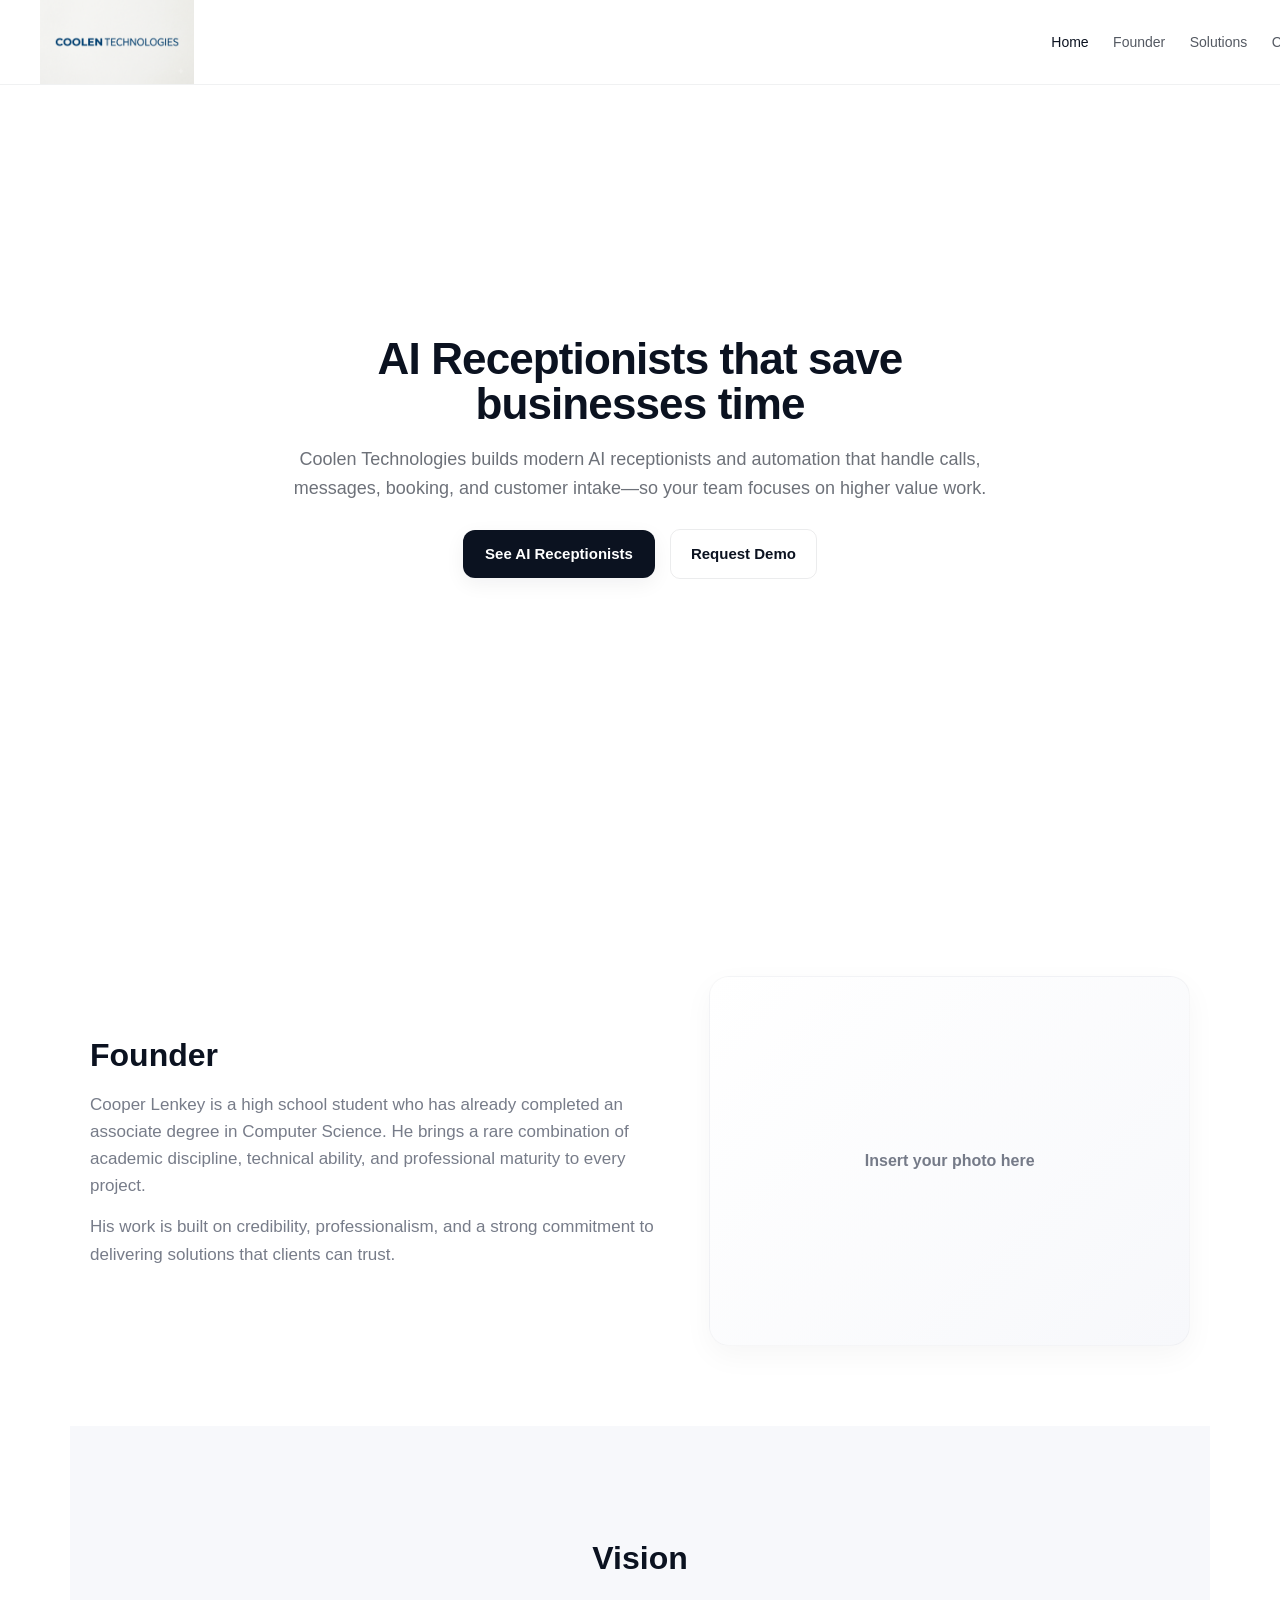
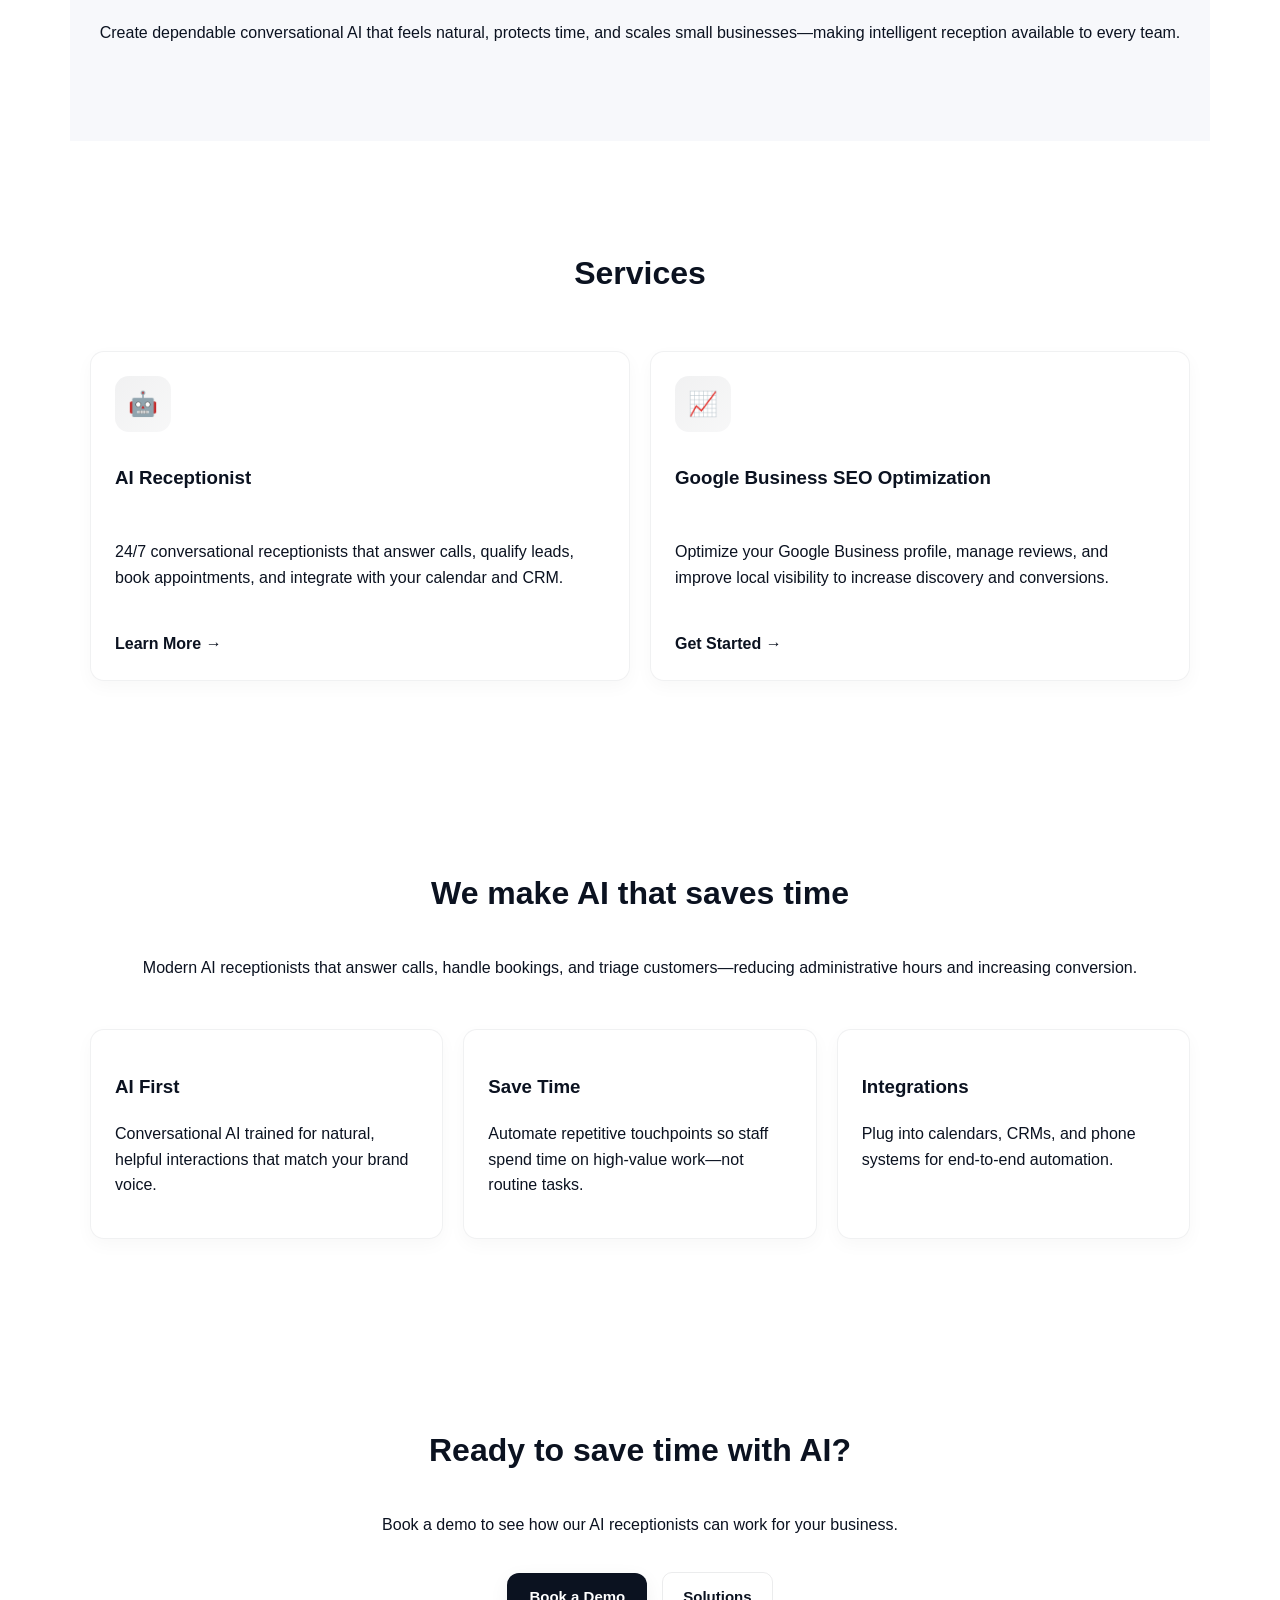
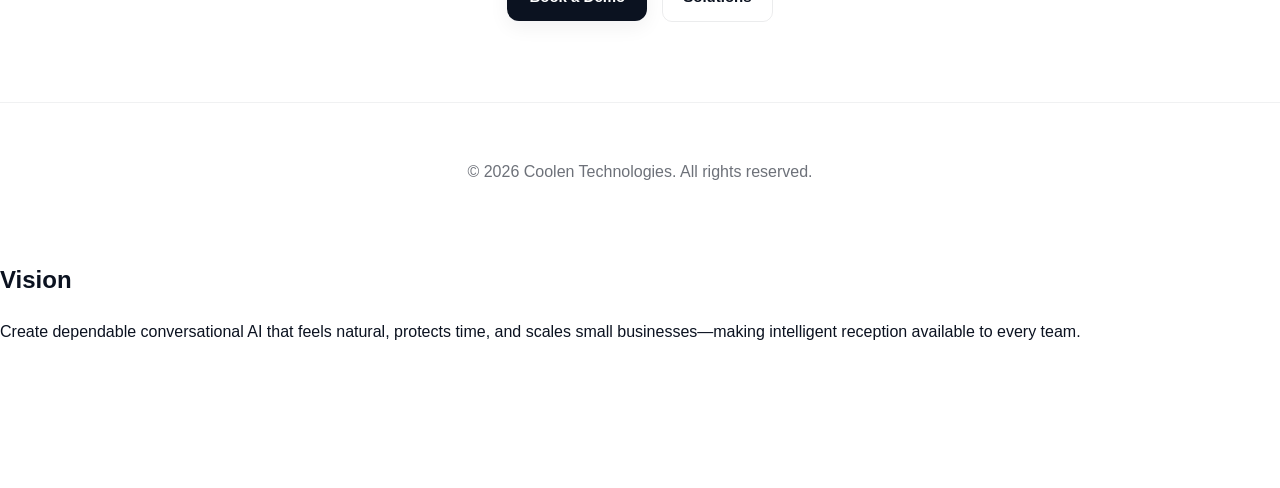
<file: index.html>
<!doctype html>
<html lang="en">
  <head>
    <meta charset="UTF-8" />
    <meta name="viewport" content="width=device-width, initial-scale=1.0" />
    <title>Coolen Technologies</title>
    <link rel="stylesheet" href="css/style.css" />
  </head>

  <body>
    <!-- NAV -->
    <!-- NAV -->
    <nav class="nav">
      <div class="logo">
        <img src="Assets/Logo.png" alt="Coolen Technologies Logo" class="logo-img" />
      </div>

      <div class="nav-links">
        <a href="index.html" class="active">Home</a>
        <a href="founder.html">Founder</a>
        <a href="holdings.html">Solutions</a>
        <a href="contact.html">Contact</a>
      </div>
    </nav>

    <!-- HERO -->
    <section
      class="hero"
      style="
        --bg: #ffffff;
        --text: #0b1220;
        --muted: rgba(11, 18, 32, 0.6);
        --nav-bg: rgba(255, 255, 255, 0.95);
        --nav-border: rgba(11, 18, 32, 0.06);
        --card-bg: #ffffff;
        --card-border: rgba(11, 18, 32, 0.06);
        --btn-primary-bg: #0b1220;
        --btn-primary-color: #ffffff;
        --link-color: rgba(11, 18, 32, 0.7);
      "
    >
      <div class="hero-content">
        <h1 class="hero-title">AI Receptionists that save businesses time</h1>
        <p class="hero-sub">
          Coolen Technologies builds modern AI receptionists and automation that
          handle calls, messages, booking, and customer intake—so your team
          focuses on higher value work.
        </p>

        <div class="hero-buttons">
          <a href="holdings.html" class="btn primary">See AI Receptionists</a>
          <a href="contact.html" class="btn secondary">Request Demo</a>
        </div>
      </div>

    </section>

    <!-- FOUNDER -->
    <section
      class="section founder-section"
      style="
        --bg: #f3fbff;
        --text: #071028;
        --muted: rgba(7, 16, 40, 0.55);
        --nav-bg: rgba(255, 255, 255, 0.92);
        --nav-border: rgba(11, 18, 32, 0.04);
        --card-bg: #ffffff;
        --card-border: rgba(11, 18, 32, 0.03);
        --btn-primary-bg: #0b1220;
        --btn-primary-color: #ffffff;
        --link-color: rgba(11, 18, 32, 0.7);
      "
    >
      <div class="founder-grid">
        <div class="founder-copy">
          <h2 class="founder-title">Founder</h2>
          <p>
            Cooper Lenkey is a high school student who has already completed an
            associate degree in Computer Science. He brings a rare combination
            of academic discipline, technical ability, and professional maturity
            to every project.
          </p>
          <p>
            His work is built on credibility, professionalism, and a strong
            commitment to delivering solutions that clients can trust.
          </p>
        </div>
        <div class="founder-image-card" aria-label="Founder photo placeholder">
          <span>Insert your photo here</span>
        </div>
      </div>
    </section>

    <!-- VISION -->
    <section
      class="section dark"
      style="
        --bg: #0b0b0b;
        --text: #ffffff;
        --muted: rgba(255,255,255,0.72);
        --nav-bg: rgba(11,11,11,0.95);
        --nav-border: rgba(255,255,255,0.04);
        --card-bg: #0b0b0b;
        --card-border: rgba(255,255,255,0.06);
        --btn-primary-bg: #ffffff;
        --btn-primary-color: #0b0b0b;
        --link-color: rgba(255,255,255,0.8);
      "
    >
      <h2>Vision</h2>
      <p>
        Create dependable conversational AI that feels natural, protects time,
        and scales small businesses—making intelligent reception available to
        every team.
      </p>
    </section>

    <!-- SERVICES -->
    <section
      class="section services"
      style="
        --bg: #ffffff;
        --text: #0b1220;
        --muted: rgba(11, 18, 32, 0.6);
        --nav-bg: rgba(255, 255, 255, 0.95);
        --nav-border: rgba(11, 18, 32, 0.06);
        --card-bg: #ffffff;
        --card-border: rgba(11, 18, 32, 0.06);
        --btn-primary-bg: #0b1220;
        --btn-primary-color: #ffffff;
        --link-color: rgba(11, 18, 32, 0.7);
      "
    >
      <h2>Services</h2>

      <div class="card-grid">
        <div class="card service-card">
          <div class="service-icon">🤖</div>
          <h3>AI Receptionist</h3>
          <p>
            24/7 conversational receptionists that answer calls, qualify leads,
            book appointments, and integrate with your calendar and CRM.
          </p>
          <a href="holdings.html">Learn More →</a>
        </div>

        <div class="card service-card">
          <div class="service-icon">📈</div>
          <h3>Google Business SEO Optimization</h3>
          <p>
            Optimize your Google Business profile, manage reviews, and improve
            local visibility to increase discovery and conversions.
          </p>
          <a href="contact.html">Get Started →</a>
        </div>
      </div>
    </section>
    <!-- WHY COOLEN -->
    <section class="section">
      <h2>We make AI that saves time</h2>
      <p>
        Modern AI receptionists that answer calls, handle bookings, and triage
        customers—reducing administrative hours and increasing conversion.
      </p>

      <div class="card-grid">
        <div class="card">
          <h3>AI First</h3>
          <p>
            Conversational AI trained for natural, helpful interactions that
            match your brand voice.
          </p>
        </div>

        <div class="card">
          <h3>Save Time</h3>
          <p>
            Automate repetitive touchpoints so staff spend time on high-value
            work—not routine tasks.
          </p>
        </div>

        <div class="card">
          <h3>Integrations</h3>
          <p>
            Plug into calendars, CRMs, and phone systems for end-to-end
            automation.
          </p>
        </div>
      </div>
    </section>

    <!-- CTA -->
    <section class="section cta">
      <h2>Ready to save time with AI?</h2>
      <p>
        Book a demo to see how our AI receptionists can work for your business.
      </p>
      <div class="hero-buttons">
        <a href="contact.html" class="btn primary">Book a Demo</a>
        <a href="holdings.html" class="btn secondary">Solutions</a>
      </div>
    </section>

    <!-- FOOTER -->
    <footer class="footer">
      <p>© 2026 Coolen Technologies. All rights reserved.</p>
    </footer>
        <div class="section-content">
          <h2>Vision</h2>
          <p>Create dependable conversational AI that feels natural, protects time, and scales small businesses—making intelligent reception available to every team.</p>
          <div class="section-graphic">
            <!-- Simple SVG grid/mesh for Vision -->
            <svg width="220" height="120" viewBox="0 0 220 120" fill="none" xmlns="http://www.w3.org/2000/svg" aria-hidden="true">
              <g opacity="0.12" stroke="#ffffff" stroke-width="1">
                <path d="M10 20 L210 20" />
                <path d="M10 40 L210 40" />
                <path d="M10 60 L210 60" />
                <path d="M10 80 L210 80" />
                <path d="M10 100 L210 100" />
              </g>
              <circle cx="40" cy="30" r="6" fill="#ffffff" opacity="0.9" />
              <circle cx="140" cy="70" r="8" fill="#ffffff" opacity="0.7" />
            </svg>
          </div>
        </div>
      </section>
</file>
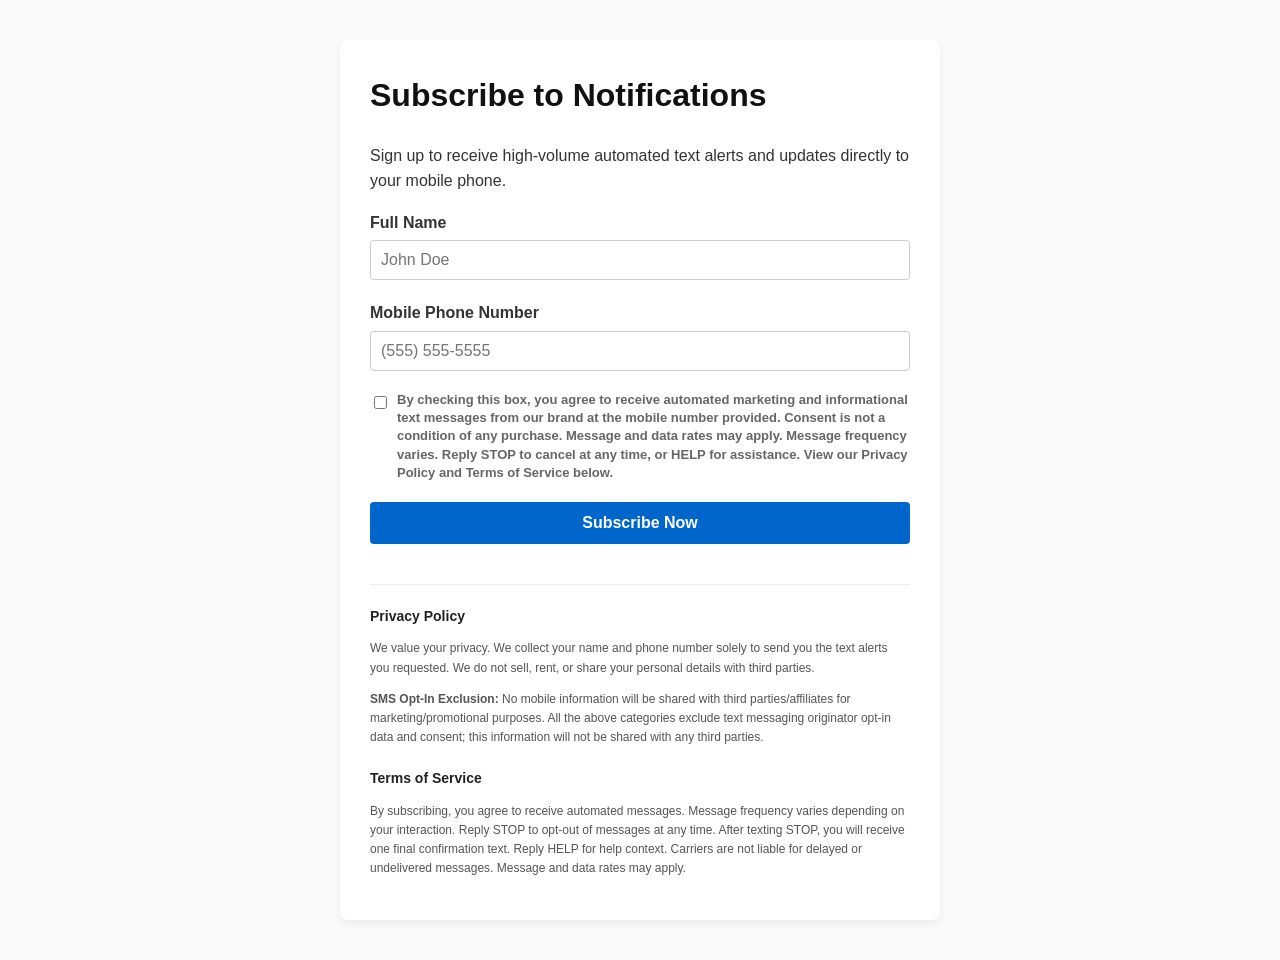
<file: complianceform.html>
<!DOCTYPE html>
<html lang="en">
<head>
    <meta charset="UTF-8">
    <meta name="viewport" content="width=device-width, initial-scale=1.0">
    <title>SMS Alerts Sign Up</title>
    <style>
        body { font-family: -apple-system, BlinkMacSystemFont, "Segoe UI", Roboto, Helvetica, Arial, sans-serif; line-height: 1.6; color: #333; max-width: 600px; margin: 40px auto; padding: 0 20px; background-color: #f9f9f9; }
        .container { background: #fff; padding: 30px; border-radius: 8px; box-shadow: 0 4px 6px rgba(0,0,0,0.05); }
        h1 { margin-top: 0; color: #111; }
        .form-group { margin-bottom: 20px; }
        label { display: block; font-weight: bold; margin-bottom: 5px; }
        input[type="text"], input[type="tel"] { width: 100%; padding: 10px; border: 1px solid #ccc; border-radius: 4px; box-sizing: border-box; font-size: 16px; }
        .checkbox-container { display: flex; align-items: flex-start; margin-top: 15px; }
        .checkbox-container input { margin-top: 5px; margin-right: 10px; }
        .disclaimer { font-size: 13px; color: #666; line-height: 1.4; }
        button { background-color: #0066cc; color: white; border: none; padding: 12px 20px; font-size: 16px; border-radius: 4px; cursor: pointer; width: 100%; font-weight: bold; margin-top: 15px; }
        button:hover { background-color: #0052a3; }
        hr { margin: 40px 0 20px 0; border: 0; border-top: 1px solid #eee; }
        .legal-section { font-size: 12px; color: #555; }
        .legal-section h2 { font-size: 14px; margin-top: 20px; color: #222; }
    </style>
</head>
<body>

<div class="container">
    <h1>Subscribe to Notifications</h1>
    <p>Sign up to receive high-volume automated text alerts and updates directly to your mobile phone.</p>
    
    <!-- Signup Form -->
    <form onsubmit="alert('Thank you for subscribing!'); return false;">
        <div class="form-group">
            <label for="name">Full Name</label>
            <input type="text" id="name" required placeholder="John Doe">
        </div>
        
        <div class="form-group">
            <label for="phone">Mobile Phone Number</label>
            <input type="tel" id="phone" required placeholder="(555) 555-5555">
        </div>

        <!-- Twilio Compliant Checkbox & Opt-In Text -->
        <div class="checkbox-container">
            <input type="checkbox" id="sms-consent" required>
            <label for="sms-consent" class="disclaimer">
                By checking this box, you agree to receive automated marketing and informational text messages from our brand at the mobile number provided. Consent is not a condition of any purchase. Message and data rates may apply. Message frequency varies. Reply STOP to cancel at any time, or HELP for assistance. View our Privacy Policy and Terms of Service below.
            </label>
        </div>

        <button type="submit">Subscribe Now</button>
    </form>

    <hr>

    <!-- Mandated Carrier Legal Policies -->
    <div class="legal-section">
        <h2 id="privacy">Privacy Policy</h2>
        <p>We value your privacy. We collect your name and phone number solely to send you the text alerts you requested. We do not sell, rent, or share your personal details with third parties.</p>
        <p><strong>SMS Opt-In Exclusion:</strong> No mobile information will be shared with third parties/affiliates for marketing/promotional purposes. All the above categories exclude text messaging originator opt-in data and consent; this information will not be shared with any third parties.</p>

        <h2 id="terms">Terms of Service</h2>
        <p>By subscribing, you agree to receive automated messages. Message frequency varies depending on your interaction. Reply STOP to opt-out of messages at any time. After texting STOP, you will receive one final confirmation text. Reply HELP for help context. Carriers are not liable for delayed or undelivered messages. Message and data rates may apply.</p>
    </div>
</div>

</body>
</html>
</file>
<file: css/style.css>
/* RESET */
:root {
  --bg: #ffffff;
  --text: #0b1220;
  --muted: rgba(11, 18, 32, 0.6);
  --nav-bg: rgba(255, 255, 255, 0.85);
  --nav-border: rgba(11, 18, 32, 0.06);
  --section-dark: #f7f8fb;
  --card-bg: #ffffff;
  --card-border: rgba(11, 18, 32, 0.06);
  --btn-primary-bg: #0b1220;
  --btn-primary-color: #ffffff;
  --secondary-border: rgba(11, 18, 32, 0.08);
  --link-color: rgba(11, 18, 32, 0.7);
  --glass: rgba(255, 255, 255, 0.6);
  --shadow-1: 0 6px 20px rgba(11, 18, 32, 0.06);
}

body {
  margin: 0;
  padding: 0;
  box-sizing: border-box;
  font-family:
    -apple-system, BlinkMacSystemFont, "Segoe UI", Roboto, "Helvetica Neue",
    Arial, sans-serif;
  background: var(--bg);
  color: var(--text);
  line-height: 1.6;
  -webkit-font-smoothing: antialiased;
}

/* Smooth scrolling without snapping */
html,
body {
  scroll-behavior: smooth;
}

body {
  transition:
    background 0.6s ease,
    color 0.6s ease;
}

/* NAV */
.nav {
  position: fixed;
  top: 0;
  width: 100%;
  display: flex;
  justify-content: space-between;
  align-items: center;
  padding: 0 40px;
  height: 84px;
  background: var(--nav-bg);
  backdrop-filter: blur(8px);
  border-bottom: 1px solid var(--nav-border);
  z-index: 1000;
}

.logo {
  display: flex;
  align-items: center;
  justify-content: center;
  height: 100%;
  flex-shrink: 0;
}

.logo-img {
  display: block;
  height: 100%;
  max-height: 84px;
  width: auto;
  max-width: 260px;
  object-fit: contain;
}

.nav-links a {
  margin-left: 20px;
  text-decoration: none;
  color: var(--link-color);
  font-size: 14px;
  transition:
    color 0.18s ease,
    transform 0.18s ease;
}

.nav-links a:hover,
.nav-links a.active {
  color: var(--text);
  transform: translateY(-1px);
}

/* HERO */
.hero {
  min-height: 84vh;
  display: flex;
  align-items: center;
  justify-content: center;
  padding: 80px 40px 60px;
  position: relative;
}

.hero-content {
  max-width: 760px;
  width: 100%;
  z-index: 2;
  text-align: center;
}

.hero-title {
  font-size: 44px;
  font-weight: 700;
  margin: 0 0 18px 0;
  line-height: 1.02;
  letter-spacing: -0.02em;
}

.hero-sub {
  font-size: 18px;
  color: var(--muted);
  margin-bottom: 26px;
}

.hero-buttons {
  display: flex;
  gap: 15px;
  align-items: center;
  justify-content: center;
  flex-wrap: wrap;
}

/* Center CTA buttons specifically */
.cta .hero-buttons {
  justify-content: center;
  margin-top: 18px;
}

.btn {
  padding: 12px 20px;
  border-radius: 10px;
  text-decoration: none;
  font-size: 15px;
  font-weight: 600;
  display: inline-flex;
  align-items: center;
  gap: 10px;
  transition:
    transform 0.16s ease,
    box-shadow 0.16s ease;
}

.btn.primary {
  background: var(--btn-primary-bg);
  color: var(--btn-primary-color);
  padding: 12px 22px;
  border-radius: 12px;
  box-shadow: var(--shadow-1);
}

.btn.primary:hover {
  transform: translateY(-3px);
  box-shadow: 0 10px 30px rgba(11, 18, 32, 0.09);
}

.btn.secondary {
  border: 1px solid var(--secondary-border);
  color: var(--text);
  background: transparent;
}

/* SECTIONS */
.section {
  padding: 80px 20px;
  text-align: center;
  max-width: 1100px;
  margin: auto;
  display: flex;
  flex-direction: column;
  justify-content: center;
}

.section.dark {
  background: var(--section-dark);
}

.section h2 {
  font-size: 32px;
  margin-bottom: 20px;
}

.founder-section {
  text-align: left;
}

.founder-grid {
  display: grid;
  grid-template-columns: 1.1fr 0.9fr;
  gap: 32px;
  align-items: center;
}

.founder-eyebrow {
  text-transform: uppercase;
  letter-spacing: 0.2em;
  font-size: 12px;
  font-weight: 700;
  color: var(--muted);
  margin-bottom: 8px;
}

.founder-title {
  font-size: clamp(42px, 5vw, 64px);
  line-height: 0.95;
  margin: 0 0 18px;
  font-weight: 700;
}

.founder-copy p {
  margin: 0 0 14px;
  color: var(--muted);
  font-size: 17px;
}

.founder-image-card {
  min-height: 320px;
  border: 1px solid var(--card-border);
  border-radius: 20px;
  background: linear-gradient(135deg, #ffffff, #f7f8fb);
  display: flex;
  align-items: center;
  justify-content: center;
  color: var(--muted);
  font-weight: 600;
  text-align: center;
  padding: 24px;
  box-shadow: 0 10px 30px rgba(11, 18, 32, 0.04);
}

@media (max-width: 768px) {
  .founder-grid {
    grid-template-columns: 1fr;
  }

  .founder-image-card {
    min-height: 240px;
  }
}

/* CARDS */
.card-grid {
  display: grid;
  grid-template-columns: repeat(auto-fit, minmax(240px, 1fr));
  gap: 20px;
  margin-top: 32px;
}

.card {
  background: var(--card-bg);
  border: 1px solid var(--card-border);
  padding: 24px;
  border-radius: 14px;
  text-align: left;
  transition:
    transform 0.22s ease,
    box-shadow 0.22s ease,
    border-color 0.22s ease;
  box-shadow: 0 6px 18px rgba(11, 18, 32, 0.03);
}

.card:hover {
  transform: translateY(-6px);
  box-shadow: 0 18px 45px rgba(11, 18, 32, 0.06);
}

.card a {
  display: inline-block;
  margin-top: 12px;
  color: var(--btn-primary-bg);
  text-decoration: none;
  font-weight: 600;
}

/* Hero visual placeholder */
.hero-visual {
  display: flex;
  align-items: center;
  justify-content: center;
}
.hero-plate {
  width: 340px;
  height: 240px;
  background: linear-gradient(180deg, #ffffff, #f7f8fb);
  border-radius: 18px;
  display: flex;
  align-items: center;
  justify-content: center;
  color: var(--muted);
  border: 1px solid var(--card-border);
  box-shadow: 0 10px 30px rgba(11, 18, 32, 0.04);
}

/* Subtle entrance animations */
.hero-content {
  animation: fadeUp 0.6s ease both 0.12s;
}
.card {
  animation: fadeUp 0.6s ease both 0.06s;
}

@keyframes fadeUp {
  from {
    opacity: 0;
    transform: translateY(8px);
  }
  to {
    opacity: 1;
    transform: none;
  }
}

/* FOOTER */
.footer {
  padding: 40px;
  text-align: center;
  border-top: 1px solid var(--card-border);
  color: var(--muted);
}

/* Service card specifics */
.service-card {
  display: flex;
  flex-direction: column;
  gap: 12px;
  align-items: flex-start;
}
.service-icon {
  width: 56px;
  height: 56px;
  border-radius: 14px;
  display: flex;
  align-items: center;
  justify-content: center;
  font-size: 24px;
  background: linear-gradient(
    135deg,
    rgba(11, 18, 32, 0.06),
    rgba(11, 18, 32, 0.03)
  );
  color: var(--btn-primary-bg);
}

/* Decorative abstract shapes */
.decor-shapes {
  position: absolute;
  inset: auto 0 0 0;
  height: 0;
  pointer-events: none;
}
.decor-shapes .shape {
  position: absolute;
  filter: blur(40px);
  opacity: 0.16;
  transform: translateZ(0);
}
.shape-1 {
  width: 320px;
  height: 320px;
  right: 8%;
  top: 8%;
  background: linear-gradient(135deg, #cfe9ff, #eef6ff);
  border-radius: 50%;
}
.shape-2 {
  width: 220px;
  height: 220px;
  left: 6%;
  top: 28%;
  background: linear-gradient(135deg, #fff1f6, #fff9f2);
  border-radius: 42%;
}

/* Ensure mission spacing doesn't overlap shapes */
.mission {
  position: relative;
  overflow: visible;
}
</file>
